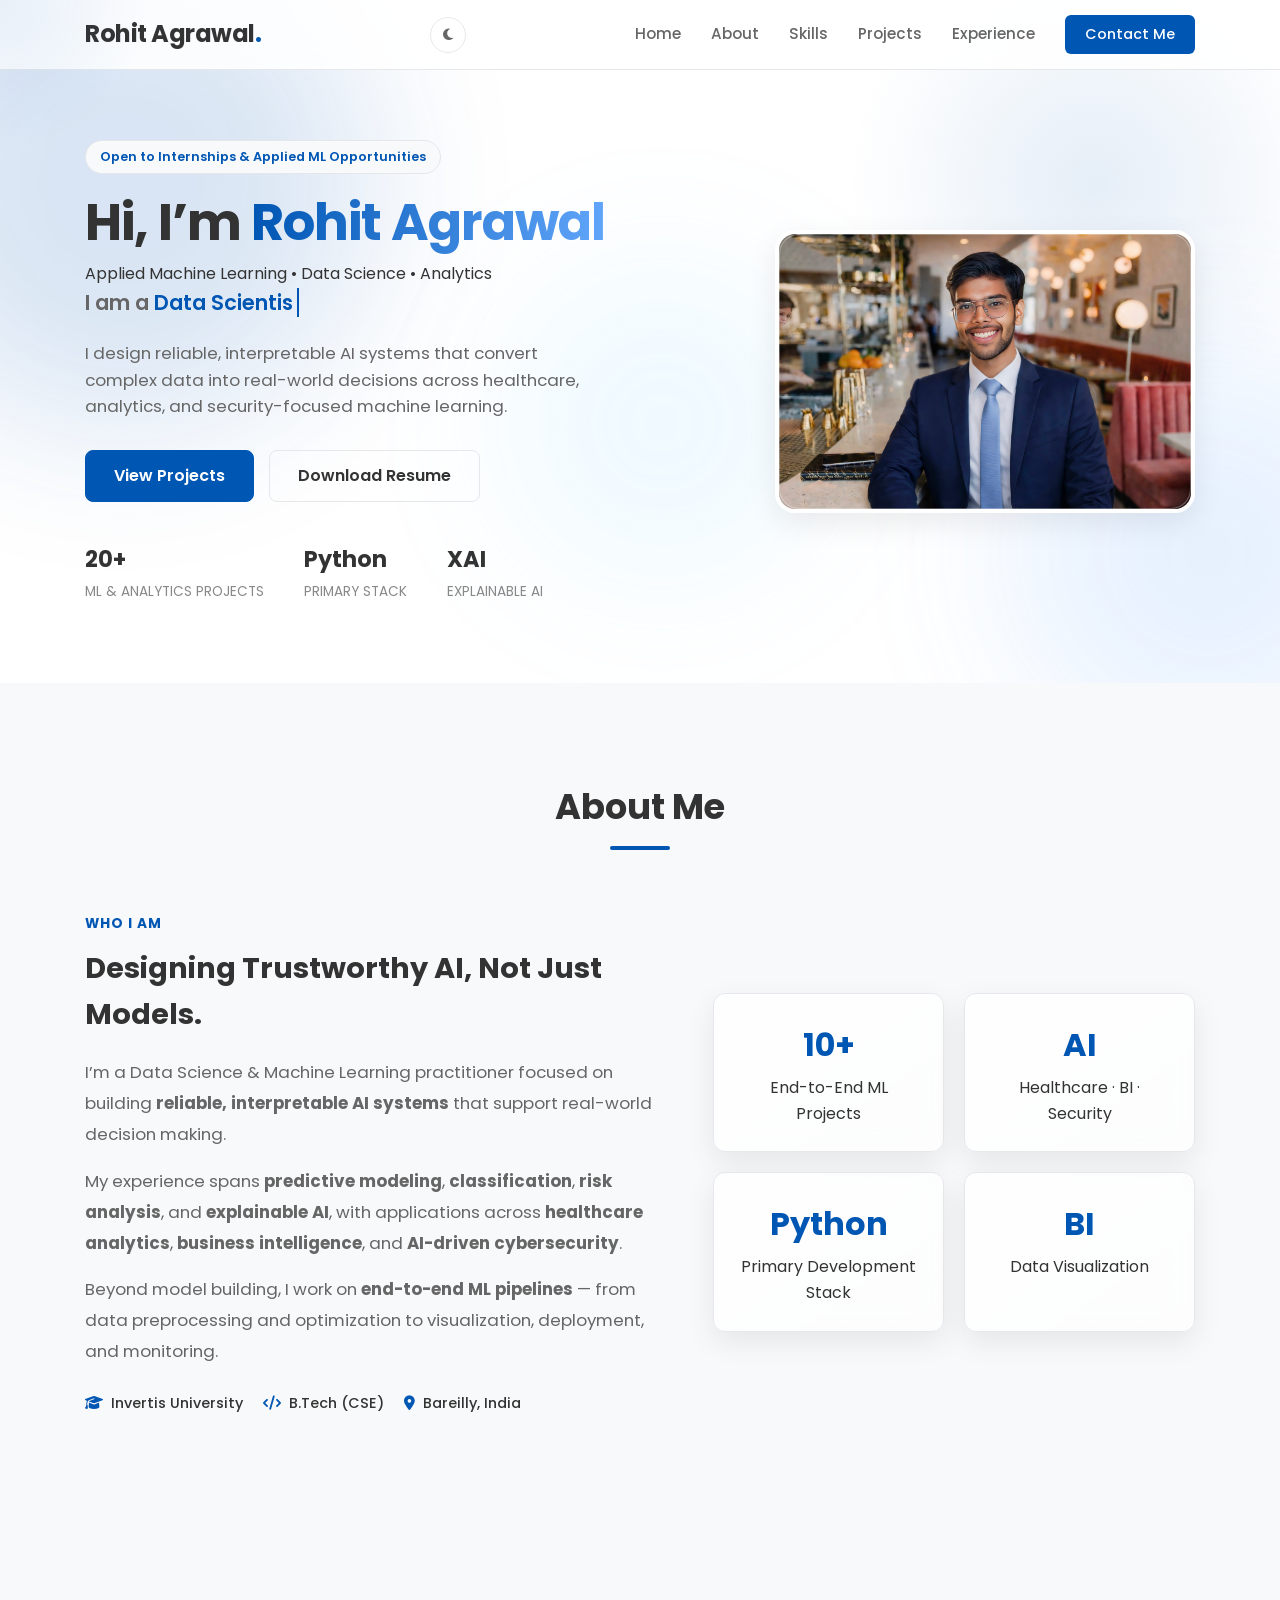
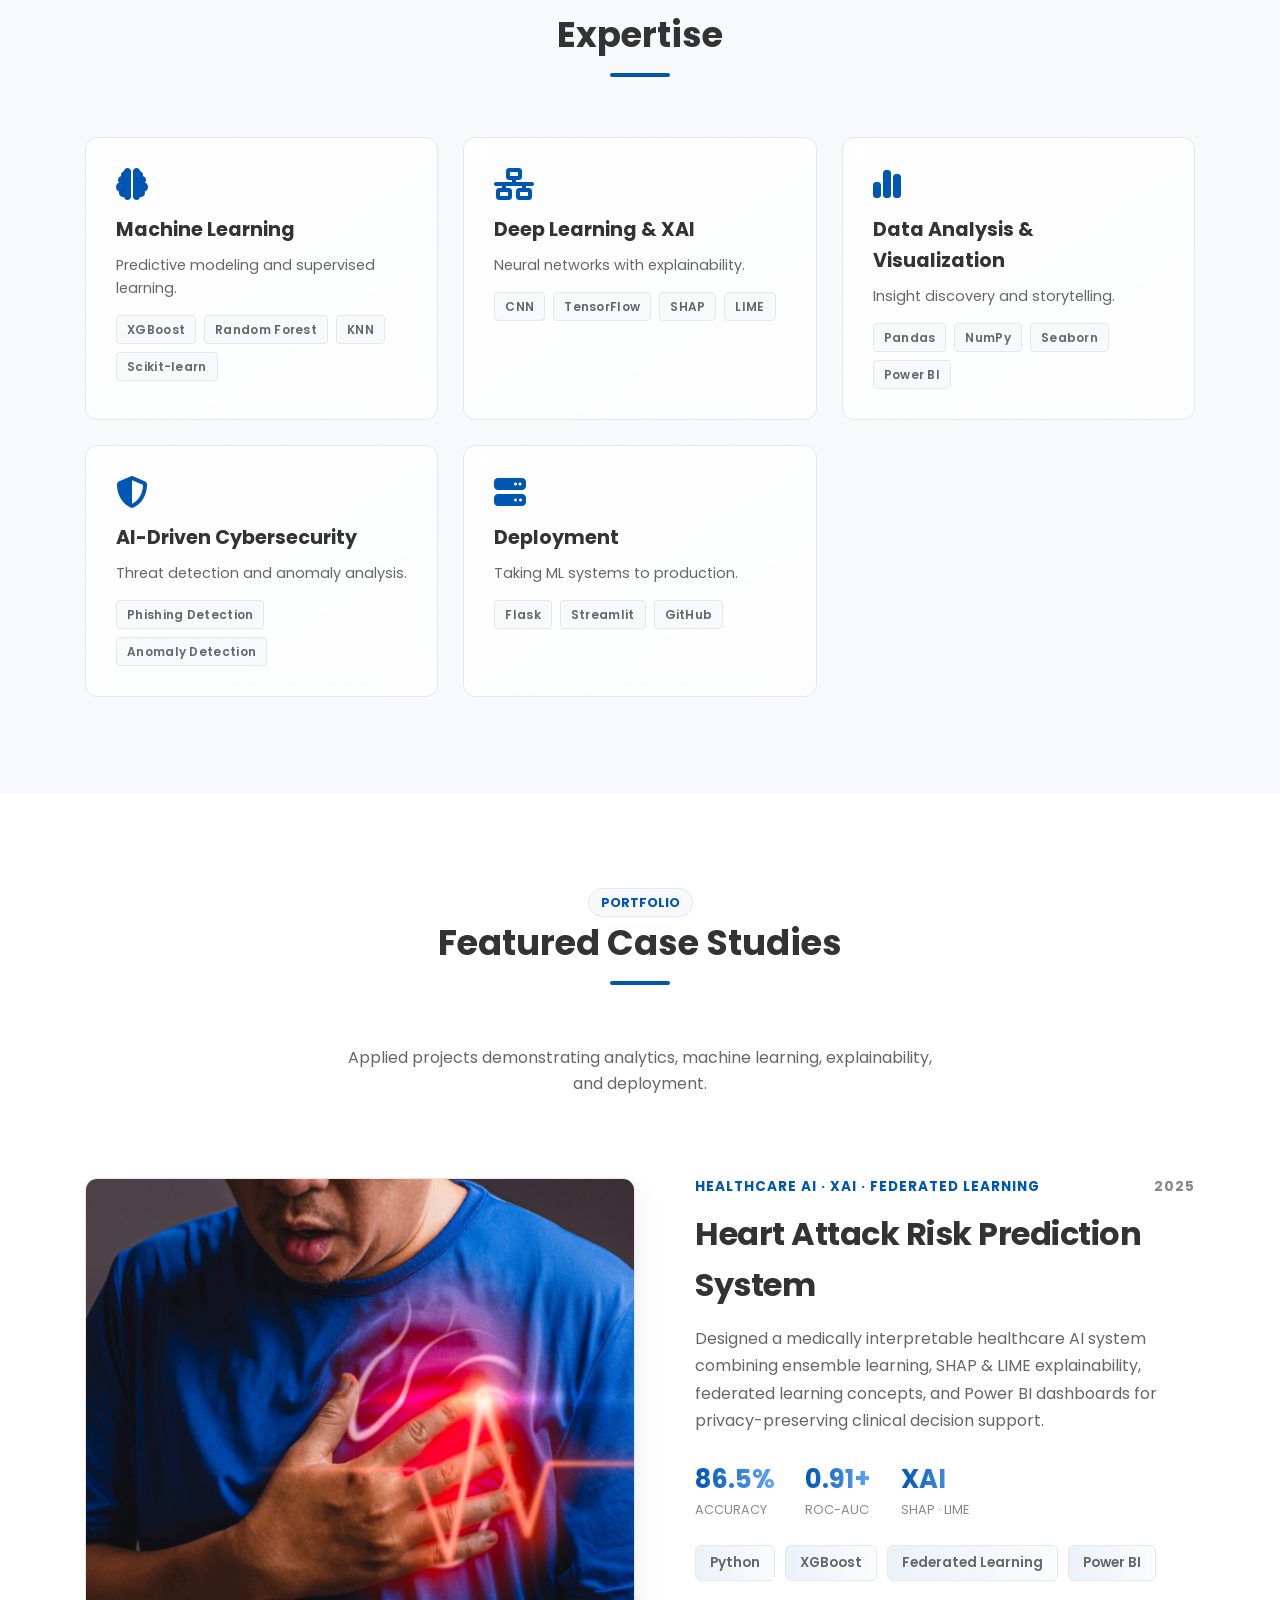
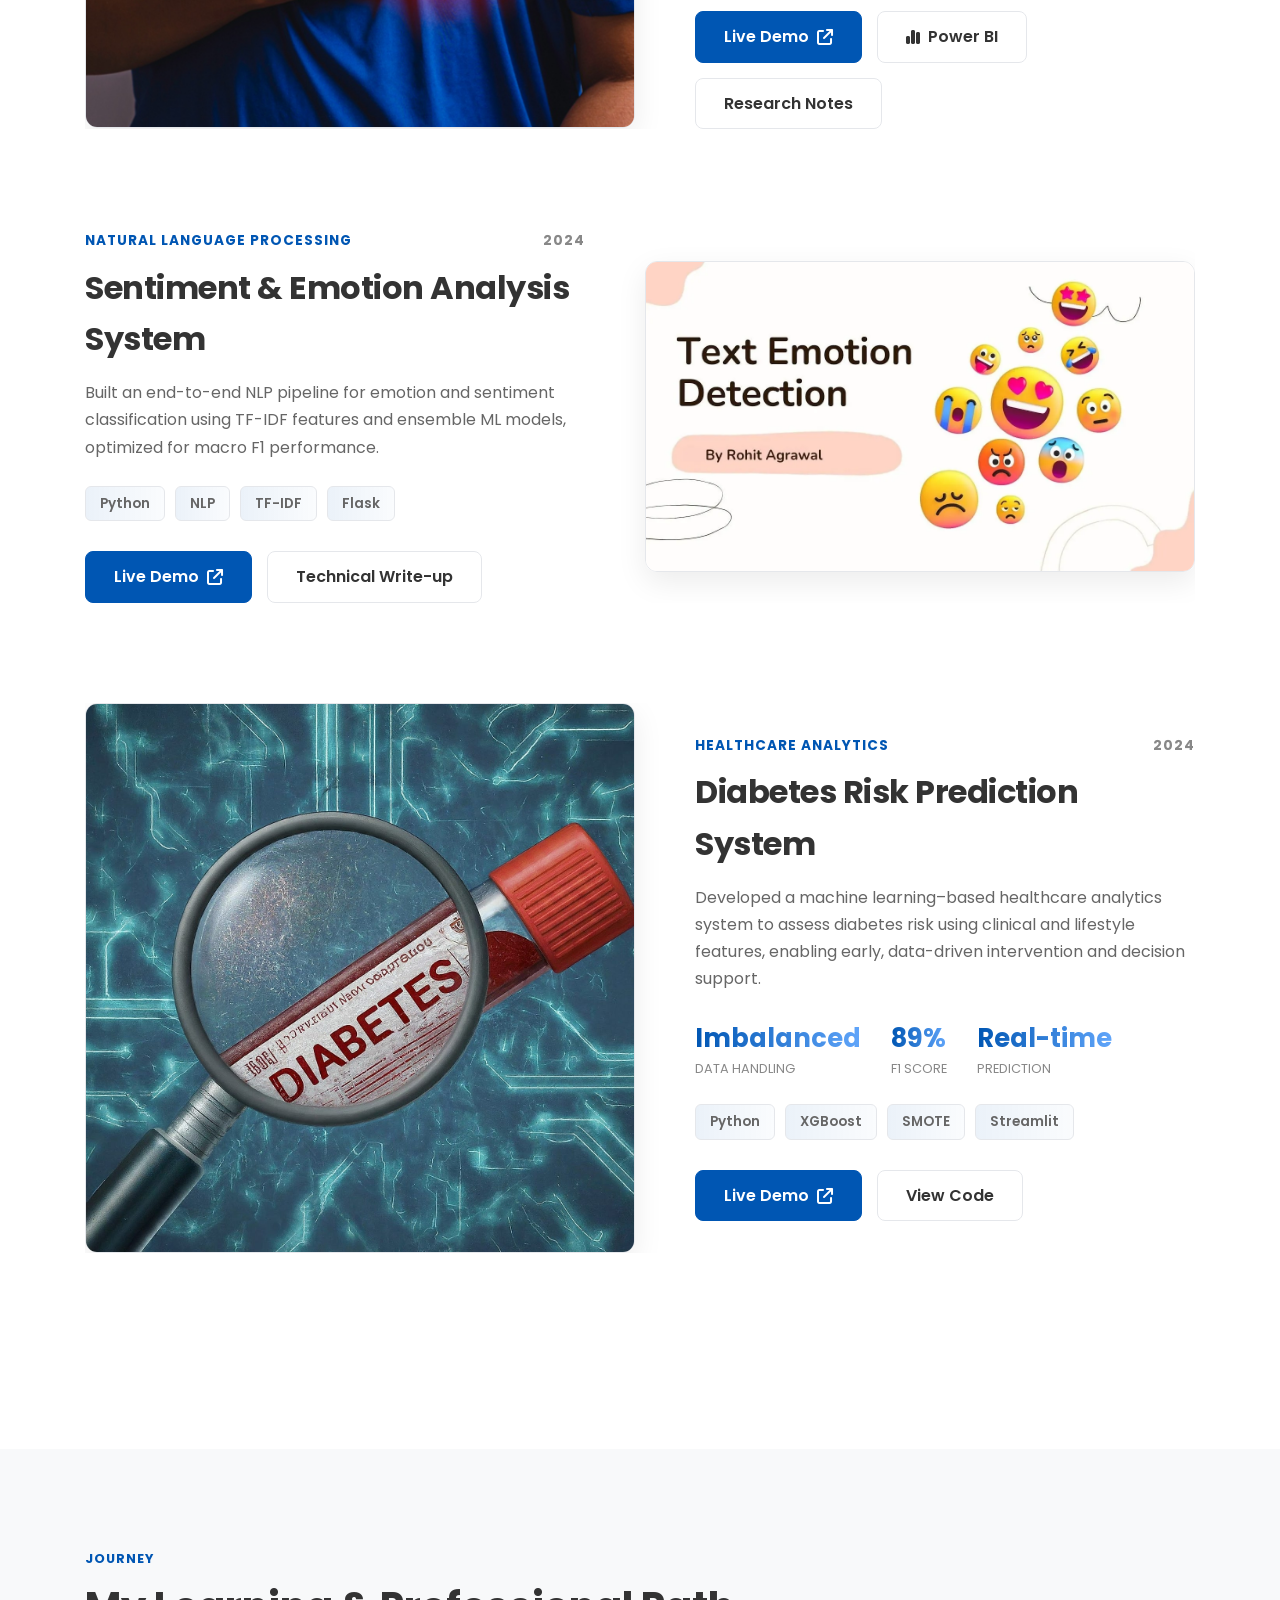
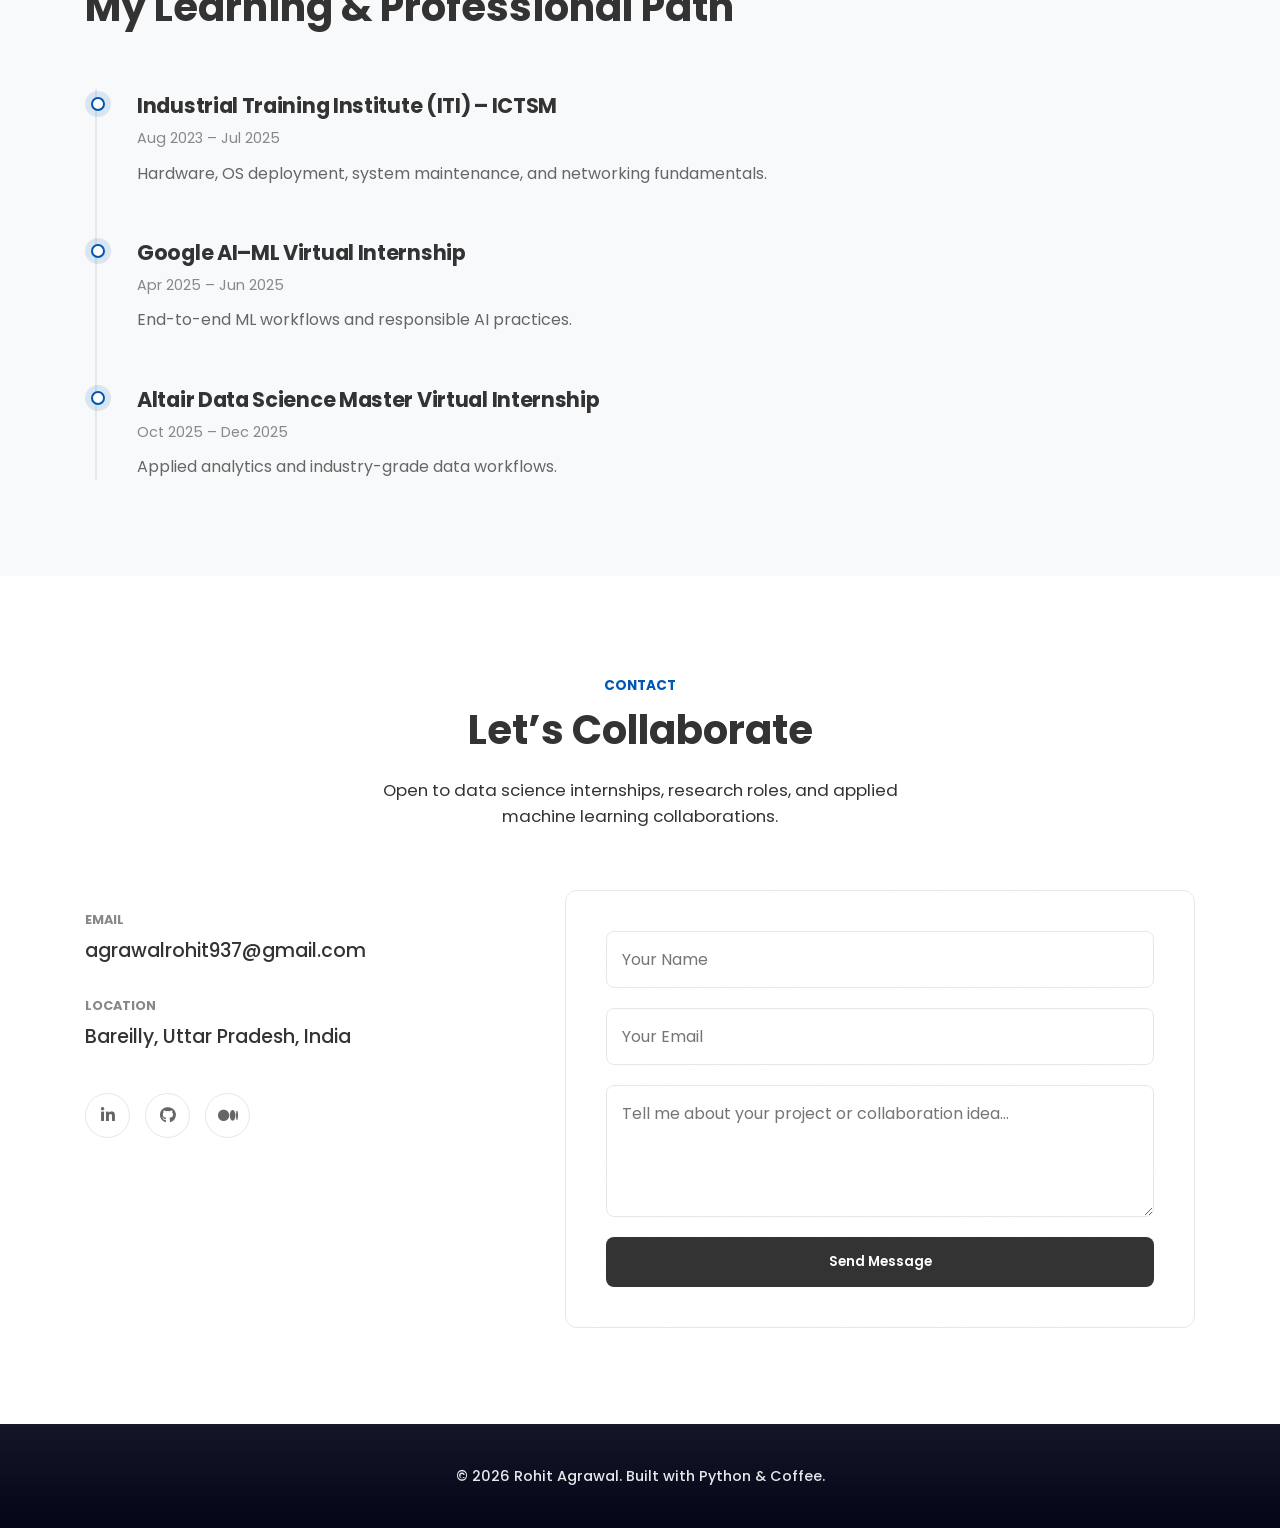
<file: static/index1.html>
<!DOCTYPE html>
<html lang="en">
<head>
  <meta charset="UTF-8">
  <meta name="viewport" content="width=device-width, initial-scale=1.0">
  <title>Rohit Agrawal | Data Scientist Portfolio</title>

  <link rel="stylesheet" href="https://cdnjs.cloudflare.com/ajax/libs/font-awesome/6.4.0/css/all.min.css">
  <link rel="stylesheet" href="style.css">
  <link rel="icon" href="favicon.ico">

  <link rel="preconnect" href="https://fonts.googleapis.com">
  <link rel="preconnect" href="https://fonts.gstatic.com" crossorigin>
  <link href="https://fonts.googleapis.com/css2?family=Poppins:wght@300;400;500;600;700&display=swap" rel="stylesheet">
</head>
<div class="page-loader">
  <span></span>
</div>
<body>
<div class="scroll-progress"></div>
<div class="cursor-glow"></div>

<!-- ================= HEADER ================= -->
<header class="header">
  <div class="container nav-container">
    <div class="logo">Rohit Agrawal<span class="dot">.</span></div>

    <div class="nav-controls">
      <button id="themeToggle" class="theme-btn" aria-label="Toggle Dark Mode">
        <i class="fa-solid fa-moon"></i>
      </button>
      <div class="hamburger">
        <i class="fa-solid fa-bars"></i>
      </div>
    </div>

    <nav class="navbar">
      <a href="#home">Home</a>
      <a href="#about">About</a>
      <a href="#skills">Skills</a>
      <a href="#projects">Projects</a>
      <a href="#experience">Experience</a>
      <a href="#contact" class="btn-contact">Contact Me</a>
    </nav>
  </div>
</header>

<!-- ================= HERO ================= -->
<section id="home" class="hero-section">
  <div class="background-blobs">
  <div class="blob blob-1"></div>
  <div class="blob blob-2"></div>
  <div class="blob blob-3"></div>
  </div>
  <div class="container hero-wrapper">

    <div class="hero-content fade-in-up">
      <span class="hero-badge">Open to Internships & Applied ML Opportunities</span>

      <h1 class="hero-title">
        Hi, I’m <span class="highlight">Rohit Agrawal</span>
      </h1>

      <p class="hero-tagline">
        Applied Machine Learning • Data Science • Analytics
      </p>

      <h2 class="hero-subtitle">
        I am a <span id="typing"></span>
      </h2>

      <p class="hero-description">
        I design reliable, interpretable AI systems that convert complex data into
        real-world decisions across healthcare, analytics, and security-focused
        machine learning.
      </p>

      <div class="hero-actions">
        <a href="#projects" class="btn btn-primary">View Projects</a>
        <a href="Resume.pdf" download class="btn btn-outline">Download Resume</a>
      </div>

      <div class="hero-metrics">
        <div>
          <strong>20+</strong>
          <span>ML & Analytics Projects</span>
        </div>
        <div>
          <strong>Python</strong>
          <span>Primary Stack</span>
        </div>
        <div>
          <strong>XAI</strong>
          <span>Explainable AI</span>
        </div>
      </div>
    </div>

    <div class="hero-visual fade-in-up delay-200">
      <div class="hero-image">
        <img src="rk2.png" alt="Rohit Agrawal Profile">
      </div>
    </div>

  </div>
</section>

<!-- ================= ABOUT ================= -->
<section id="about" class="about-section">
  <div class="container">

    <h2 class="section-title">About Me</h2>

    <div class="about-wrapper">

      <div class="about-text reveal">
        <span class="about-tag">Who I Am</span>
        <h3>Designing Trustworthy AI, Not Just Models.</h3>

        <p>
          I’m a Data Science & Machine Learning practitioner focused on building
          <strong>reliable, interpretable AI systems</strong> that support
          real-world decision making.
        </p>

        <p>
          My experience spans <strong>predictive modeling</strong>,
          <strong>classification</strong>, <strong>risk analysis</strong>, and
          <strong>explainable AI</strong>, with applications across
          <strong>healthcare analytics</strong>,
          <strong>business intelligence</strong>, and
          <strong>AI-driven cybersecurity</strong>.
        </p>

        <p>
          Beyond model building, I work on
          <strong>end-to-end ML pipelines</strong> —
          from data preprocessing and optimization to visualization,
          deployment, and monitoring.
        </p>

        <div class="about-meta">
          <div><i class="fa-solid fa-graduation-cap"></i> Invertis University</div>
          <div><i class="fa-solid fa-code"></i> B.Tech (CSE)</div>
          <div><i class="fa-solid fa-location-dot"></i> Bareilly, India</div>
        </div>
      </div>

      <div class="about-cards reveal">
        <div class="about-card">
          <h2>10+</h2>
          <p>End-to-End ML Projects</p>
        </div>
        <div class="about-card">
          <h2>AI</h2>
          <p>Healthcare · BI · Security</p>
        </div>
        <div class="about-card">
          <h2>Python</h2>
          <p>Primary Development Stack</p>
        </div>
        <div class="about-card">
          <h2>BI</h2>
          <p>Data Visualization</p>
        </div>
      </div>

    </div>
  </div>
</section>

<!-- ================= SKILLS ================= -->
<section id="skills" class="skills-section">
  <div class="container">
    <h2 class="section-title">Expertise</h2>

    <div class="grid-skills">

      <div class="skill-card-modern reveal">
        <i class="fa-solid fa-brain skill-icon"></i>
        <h3>Machine Learning</h3>
        <p>Predictive modeling and supervised learning.</p>
        <div class="mini-tags">
          <span>XGBoost</span><span>Random Forest</span>
          <span>KNN</span><span>Scikit-learn</span>
        </div>
      </div>

      <div class="skill-card-modern reveal">
        <i class="fa-solid fa-network-wired skill-icon"></i>
        <h3>Deep Learning & XAI</h3>
        <p>Neural networks with explainability.</p>
        <div class="mini-tags">
          <span>CNN</span><span>TensorFlow</span>
          <span>SHAP</span><span>LIME</span>
        </div>
      </div>

      <div class="skill-card-modern reveal">
        <i class="fa-solid fa-chart-simple skill-icon"></i>
        <h3>Data Analysis & Visualization</h3>
        <p>Insight discovery and storytelling.</p>
        <div class="mini-tags">
          <span>Pandas</span><span>NumPy</span>
          <span>Seaborn</span><span>Power BI</span>
        </div>
      </div>

      <div class="skill-card-modern reveal">
        <i class="fa-solid fa-shield-halved skill-icon"></i>
        <h3>AI-Driven Cybersecurity</h3>
        <p>Threat detection and anomaly analysis.</p>
        <div class="mini-tags">
          <span>Phishing Detection</span><span>Anomaly Detection</span>
        </div>
      </div>

      <div class="skill-card-modern reveal">
        <i class="fa-solid fa-server skill-icon"></i>
        <h3>Deployment</h3>
        <p>Taking ML systems to production.</p>
        <div class="mini-tags">
          <span>Flask</span><span>Streamlit</span><span>GitHub</span>
        </div>
      </div>

    </div>
  </div>
</section>

<!-- ================= PROJECTS ================= -->
<section id="projects" class="showcase-section">
  <div class="container">

    <div class="section-header">
      <span class="badge">PORTFOLIO</span>
      <h2 class="section-title">Featured Case Studies</h2>
      <p class="section-subtitle">
        Applied projects demonstrating analytics, machine learning,
        explainability, and deployment.
      </p>
    </div>

    <!-- PROJECT 1 -->
    <div class="project-showcase reveal">
      <div class="project-visual">
        <div class="browser-mockup">
          <img src="heart attack.png" alt="Heart Attack Prediction">
        </div>
      </div>

      <div class="project-info">
        <div class="project-meta">
          <span class="project-category">HEALTHCARE AI · XAI · FEDERATED LEARNING</span>
          <span class="project-year">2025</span>
        </div>

        <h3>Heart Attack Risk Prediction System</h3>

        <p class="project-desc">
          Designed a medically interpretable healthcare AI system combining
          ensemble learning, SHAP & LIME explainability,
          federated learning concepts, and Power BI dashboards
          for privacy-preserving clinical decision support.
        </p>

        <div class="project-highlights">
          <div><strong>86.5%</strong><span>Accuracy</span></div>
          <div><strong>0.91+</strong><span>ROC-AUC</span></div>
          <div><strong>XAI</strong><span>SHAP · LIME</span></div>
        </div>

        <div class="tech-stack-list">
          <span class="tech-tag">Python</span>
          <span class="tech-tag">XGBoost</span>
          <span class="tech-tag">Federated Learning</span>
          <span class="tech-tag">Power BI</span>
        </div>

        <!-- <div class="project-actions">
          <a href="https://heart-attack-prediction-ja41.onrender.com/" target="_blank" class="btn btn-primary">
            Live Demo <i class="fa-solid fa-arrow-up-right-from-square"></i>
          </a>
          <a href="#" class="btn btn-outline">Research Notes</a>
        </div> -->
        <div class="project-actions">
          <a href="https://heart-attack-prediction-ja41.onrender.com/" target="_blank" class="btn btn-primary">
            Live Demo <i class="fa-solid fa-arrow-up-right-from-square"></i>
          </a>
          
          <a href="https://app.powerbi.com/groups/me/reports/dac6db0c-0cf6-4740-8e84-f7b142178f71?pbi_source=desktop" target="_blank" class="btn btn-outline">
            <i class="fa-solid fa-chart-simple"></i> Power BI
          </a>

          <a href="https://medium.com/@agrawalrohit937/building-a-responsible-heart-attack-risk-prediction-system-using-ml-xai-federated-learning-4543996d16e8" class="btn btn-outline">Research Notes</a>
        </div>
      </div>
    </div>

    <!-- PROJECT 2 -->
    <div class="project-showcase reverse reveal">
      <div class="project-visual">
        <div class="browser-mockup">
          <img src="sentiment analysis.png" alt="Sentiment Analysis">
        </div>
      </div>

      <div class="project-info">
        <div class="project-meta">
          <span class="project-category">NATURAL LANGUAGE PROCESSING</span>
          <span class="project-year">2024</span>
        </div>

        <h3>Sentiment & Emotion Analysis System</h3>

        <p class="project-desc">
          Built an end-to-end NLP pipeline for emotion and sentiment classification
          using TF-IDF features and ensemble ML models,
          optimized for macro F1 performance.
        </p>

        <div class="tech-stack-list">
          <span class="tech-tag">Python</span>
          <span class="tech-tag">NLP</span>
          <span class="tech-tag">TF-IDF</span>
          <span class="tech-tag">Flask</span>
        </div>

        <div class="project-actions">
          <a href="https://sentiment-analysis-gkjy.onrender.com" target="_blank" class="btn btn-primary">
            Live Demo <i class="fa-solid fa-arrow-up-right-from-square"></i>
          </a>
          <a href="https://medium.com/@agrawalrohit937/from-text-to-emotion-how-i-built-an-advanced-sentiment-classifier-in-python-0162d4d97a94" class="btn btn-outline">Technical Write-up</a>
        </div>
      </div>
    </div>
      <div class="project-showcase reveal">
    <div class="project-visual">
      <div class="browser-mockup">
        <img src="diabetes.png" alt="Diabetes Risk Prediction">
      </div>
    </div>

    <div class="project-info">
      <div class="project-meta">
        <span class="project-category">HEALTHCARE ANALYTICS</span>
        <span class="project-year">2024</span>
      </div>

      <h3>Diabetes Risk Prediction System</h3>

      <p class="project-desc">
        Developed a machine learning–based healthcare analytics system
        to assess diabetes risk using clinical and lifestyle features,
        enabling early, data-driven intervention and decision support.
      </p>

      <div class="project-highlights">
        <div><strong>Imbalanced</strong><span>Data Handling</span></div>
        <div><strong>89%</strong><span>F1 Score</span></div>
        <div><strong>Real-time</strong><span>Prediction</span></div>
      </div>

      <div class="tech-stack-list">
        <span class="tech-tag">Python</span>
        <span class="tech-tag">XGBoost</span>
        <span class="tech-tag">SMOTE</span>
        <span class="tech-tag">Streamlit</span>
      </div>

      <div class="project-actions">
        <a href="https://diabetesprediction-iqwl.onrender.com/" target="_blank" class="btn btn-primary">
          Live Demo <i class="fa-solid fa-arrow-up-right-from-square"></i>
        </a>

        <a href="https://github.com/agrawalrohit937/DiabetesPrediction" class="btn btn-outline">View Code</a>
      </div>
    </div>
  </div>
  </div>

  <!-- PROJECT 3 -->

</section>

<!-- ================= EXPERIENCE ================= -->
<section id="experience" class="experience-vertical">
  <div class="container">
    <header class="experience-header">
      <span class="experience-pill">JOURNEY</span>
      <h2>My Learning & Professional Path</h2>
    </header>

    <div class="experience-list">

      <div class="experience-item reveal">
        <h3>Industrial Training Institute (ITI) – ICTSM</h3>
        <span class="experience-meta">Aug 2023 – Jul 2025</span>
        <p>Hardware, OS deployment, system maintenance, and networking fundamentals.</p>
      </div>

      <div class="experience-item reveal">
        <h3>Google AI–ML Virtual Internship</h3>
        <span class="experience-meta">Apr 2025 – Jun 2025</span>
        <p>End-to-end ML workflows and responsible AI practices.</p>
      </div>

      <div class="experience-item reveal">
        <h3>Altair Data Science Master Virtual Internship</h3>
        <span class="experience-meta">Oct 2025 – Dec 2025</span>
        <p>Applied analytics and industry-grade data workflows.</p>
      </div>

    </div>
  </div>
</section>

<!-- ================= CONTACT ================= -->
<section id="contact" class="contact-clean">
  <div class="container">

    <div class="contact-header">
      <span class="contact-pill">CONTACT</span>
      <h2>Let’s Collaborate</h2>
      <p>
        Open to data science internships, research roles,
        and applied machine learning collaborations.
      </p>
    </div>

    <div class="contact-layout reveal">

      <div class="contact-left">
        <div class="contact-block">
          <span class="label">Email</span>
          <a href="mailto:agrawalrohit937@gmail.com">agrawalrohit937@gmail.com</a>
        </div>

        <div class="contact-block">
          <span class="label">Location</span>
          <p>Bareilly, Uttar Pradesh, India</p>
        </div>

        <div class="social-links">
          <a href="https://www.linkedin.com/in/rohit-aggrawal"><i class="fa-brands fa-linkedin-in"></i></a>
          <a href="https://github.com/agrawalrohit937"><i class="fa-brands fa-github"></i></a>
          <a href="https://medium.com/@agrawalrohit937"><i class="fa-brands fa-medium"></i></a>
        </div>
      </div>

      <div class="contact-right">
        <form action="https://api.web3forms.com/submit" method="POST">
          <input type="hidden" name="access_key" value="76dd62e3-7868-4a17-8108-b66ca8f1d915">
          <input type="text" name="name" placeholder="Your Name" required>
          <input type="email" name="email" placeholder="Your Email" required>
          <textarea name="message" rows="4" placeholder="Tell me about your project or collaboration idea..." required></textarea>
          <button type="submit">Send Message</button>
        </form>
      </div>

    </div>
  </div>
</section>

<footer class="footer-clean">
  <p>© 2026 Rohit Agrawal. Built with Python & Coffee.</p>
</footer>

<script src="script.js"></script>
</body>
</html>
</file>
<file: static/style.css>
/* =========================================
   1. VARIABLES & RESET
   ========================================= */
:root {
  /* LIGHT MODE (Default) */
  --primary: #0056b3;
  --primary-dark: #003d80;
  --secondary: #60a5fa;
  
  --bg-body: #ffffff;
  --bg-soft: #f8f9fa;
  --bg-card: #ffffff;
  --bg-input: #ffffff;
  
  --text-main: #333333;
  --text-muted: #666666;
  --text-light: #888888;
  
  --border: #e5e7eb;
  --shadow: 0 10px 30px rgba(0,0,0,0.08);
  --shadow-hover: 0 20px 40px rgba(0,0,0,0.12);
  --nav-bg: rgba(255, 255, 255, 0.85);
}

/* DARK MODE OVERRIDES */
body.dark {
  --primary: #3b82f6; /* Lighter blue for dark mode */
  --primary-dark: #2563eb;
  
  --bg-body: #0b0f19;
  --bg-soft: #111827;
  --bg-card: #1f2937;
  --bg-input: #1f2937;
  
  --text-main: #f3f4f6;
  --text-muted: #d1d5db;
  --text-light: #9ca3af;
  
  --border: #374151;
  --shadow: 0 10px 30px rgba(0,0,0,0.3);
  --shadow-hover: 0 20px 40px rgba(0,0,0,0.5);
  --nav-bg: rgba(17, 24, 39, 0.85);
}

* { margin: 0; padding: 0; box-sizing: border-box; font-family: 'Poppins', sans-serif; }
html { scroll-behavior: smooth; }

body {
  background: var(--bg-body);
  color: var(--text-main);
  line-height: 1.6;
  transition: background 0.4s ease, color 0.4s ease;
  overflow-x: hidden;
}

.container { max-width: 1150px; margin: 0 auto; padding: 0 20px; }
a { text-decoration: none; color: inherit; transition: 0.3s; }
ul { list-style: none; }

/* =========================================
   2. HEADER & NAV
   ========================================= */
.header {
  position: fixed;
  top: 0; left: 0; width: 100%;
  height: 70px;
  background: var(--nav-bg);
  backdrop-filter: blur(12px);
  -webkit-backdrop-filter: blur(12px);
  border-bottom: 1px solid var(--border);
  z-index: 1000;
  transition: all 0.4s ease;
}

.nav-container {
  display: flex; justify-content: space-between; align-items: center; height: 100%;
}

.logo {
  font-size: 1.5rem; font-weight: 700; color: var(--text-main); letter-spacing: -0.5px;
}
.logo .dot { color: var(--primary); }

.navbar { display: flex; gap: 30px; align-items: center; }
.navbar a {
  font-size: 0.95rem; font-weight: 500; color: var(--text-muted);
}
.navbar a:hover { color: var(--primary); }

.btn-contact {
  padding: 8px 20px;
  background: var(--primary);
  color: #fff !important;
  border-radius: 6px;
  font-size: 0.9rem !important;
}
.btn-contact:hover { background: var(--primary-dark); }

/* Theme Toggle & Mobile Menu Controls */
.nav-controls { display: flex; align-items: center; gap: 15px; }
.theme-btn {
  background: transparent; border: 1px solid var(--border);
  color: var(--text-muted);
  width: 36px; height: 36px; border-radius: 50%;
  cursor: pointer; display: flex; align-items: center; justify-content: center;
  transition: 0.3s;
}
.theme-btn:hover { border-color: var(--primary); color: var(--primary); transform: rotate(15deg); }
.hamburger { display: none; font-size: 1.5rem; cursor: pointer; color: var(--text-main); }

/* =========================================
   3. HERO SECTION
   ========================================= */
.hero-section {
  padding: 140px 0 80px;
  background: var(--bg-body);
  position: relative;
  overflow: hidden;
}

/* Subtle background glow */
.hero-section::before {
  content: ''; position: absolute; top: -10%; right: -5%;
  width: 500px; height: 500px;
  background: radial-gradient(circle, rgba(0,86,179,0.1), transparent 70%);
  border-radius: 50%; z-index: 0; pointer-events: none;
}

.hero-wrapper {
  display: grid; grid-template-columns: 1.2fr 0.8fr;
  align-items: center; gap: 60px; position: relative; z-index: 1;
}

.hero-badge {
  display: inline-block; background: var(--bg-soft);
  color: var(--primary); padding: 6px 14px; border-radius: 50px;
  font-size: 0.8rem; font-weight: 600; margin-bottom: 20px;
  border: 1px solid var(--border);
}

.hero-title { font-size: 3.2rem; line-height: 1.1; margin-bottom: 10px; color: var(--text-main); }
.hero-title .highlight { color: var(--primary); }

.hero-subtitle { font-size: 1.3rem; color: var(--text-muted); margin-bottom: 20px; font-weight: 500; min-height: 1.6em; }
#typing { border-right: 2px solid var(--primary); padding-right: 4px; animation: blink 0.7s infinite; }

.hero-description { color: var(--text-muted); margin-bottom: 30px; max-width: 500px; font-size: 1.05rem; }

.hero-actions { display: flex; gap: 15px; margin-bottom: 40px; }
.hero-metrics { display: flex; gap: 40px; }
.hero-metrics strong { display: block; font-size: 1.4rem; color: var(--text-main); }
.hero-metrics span { font-size: 0.85rem; color: var(--text-light); text-transform: uppercase; }

.hero-image {
  border-radius: 20px; overflow: hidden;
  box-shadow: var(--shadow);
  border: 4px solid var(--bg-card);
  animation: float 6s ease-in-out infinite;
}
.hero-image img { width: 100%; display: block; transition: transform 0.5s; }
.hero-image:hover img { transform: scale(1.05); }

/* =========================================
   4. SHARED COMPONENTS (Buttons, Sections)
   ========================================= */
.btn {
  padding: 12px 28px; border-radius: 8px; font-weight: 600;
  display: inline-flex; align-items: center; gap: 8px;
  transition: transform 0.3s, box-shadow 0.3s;
}
.btn:hover { transform: translateY(-3px); box-shadow: var(--shadow-hover); }

.btn-primary { background: var(--primary); color: white; border: 1px solid var(--primary); }
.btn-primary:hover { background: var(--primary-dark); border-color: var(--primary-dark); }

.btn-outline { background: transparent; border: 1px solid var(--border); color: var(--text-main); }
.btn-outline:hover { border-color: var(--primary); color: var(--primary); }

.section-title { font-size: 2.2rem; text-align: center; margin-bottom: 60px; color: var(--text-main); position: relative; }
.section-title::after {
  content: ''; display: block; width: 60px; height: 4px;
  background: var(--primary); margin: 10px auto 0; border-radius: 2px;
}

/* =========================================
   5. ABOUT & SKILLS
   ========================================= */
.about-section, .skills-section { padding: 6rem 0; background: var(--bg-soft); }

.about-wrapper { display: grid; grid-template-columns: 1.2fr 1fr; gap: 50px; align-items: center; }
.about-tag { color: var(--primary); font-weight: 700; text-transform: uppercase; letter-spacing: 1px; font-size: 0.85rem; }
.about-text h3 { font-size: 1.8rem; margin: 10px 0 20px; color: var(--text-main); }
.about-text p { color: var(--text-muted); margin-bottom: 15px; }

.about-meta { display: flex; flex-wrap: wrap; gap: 20px; margin-top: 25px; }
.about-meta div { display: flex; align-items: center; gap: 8px; color: var(--text-main); font-size: 0.9rem; font-weight: 500; }
.about-meta i { color: var(--primary); }

.about-cards { display: grid; grid-template-columns: 1fr 1fr; gap: 20px; }
.about-card {
  background: var(--bg-card); padding: 25px; border-radius: 12px;
  text-align: center; border: 1px solid var(--border);
  box-shadow: var(--shadow); transition: 0.3s;
}
.about-card:hover { transform: translateY(-5px); border-color: var(--primary); }
.about-card h2 { color: var(--primary); font-size: 2rem; margin-bottom: 5px; }

/* Skills Grid */
.grid-skills { display: grid; grid-template-columns: repeat(auto-fit, minmax(260px, 1fr)); gap: 25px; }
.skill-card-modern {
  background: var(--bg-card); padding: 30px; border-radius: 12px;
  border: 1px solid var(--border); transition: 0.3s; position: relative; overflow: hidden;
}
.skill-card-modern::before {
  content: ''; position: absolute; top:0; left:0; width: 100%; height: 4px; background: var(--primary); opacity: 0; transition: 0.3s;
}
.skill-card-modern:hover { transform: translateY(-5px); box-shadow: var(--shadow-hover); }
.skill-card-modern:hover::before { opacity: 1; }

.skill-icon { font-size: 2rem; color: var(--primary); margin-bottom: 15px; }
.skill-card-modern h3 { font-size: 1.2rem; margin-bottom: 8px; color: var(--text-main); }
.skill-card-modern p { font-size: 0.9rem; color: var(--text-muted); margin-bottom: 15px; }

.mini-tags { display: flex; flex-wrap: wrap; gap: 8px; }
.mini-tags span {
  font-size: 0.75rem; background: var(--bg-soft); color: var(--text-muted);
  padding: 4px 10px; border-radius: 4px; border: 1px solid var(--border);
}

/* =========================================
   6. PROJECTS
   ========================================= */
.showcase-section { padding: 6rem 0; background: var(--bg-body); }
.section-header { text-align: center; margin-bottom: 80px; max-width: 600px; margin-left: auto; margin-right: auto; }
.badge { background: var(--bg-soft); color: var(--primary); padding: 5px 12px; border-radius: 20px; font-weight: 700; font-size: 0.8rem; border: 1px solid var(--border); }
.section-subtitle { color: var(--text-muted); margin-top: 15px; }

.project-showcase { display: flex; align-items: center; gap: 60px; margin-bottom: 100px; }
.project-showcase.reverse { flex-direction: row-reverse; }

.project-visual { flex: 1.1; }
.browser-mockup {
  border-radius: 12px; overflow: hidden; box-shadow: var(--shadow);
  border: 1px solid var(--border); background: var(--bg-card); transition: transform 0.4s;
}
.project-showcase:hover .browser-mockup { transform: translateY(-8px); }
.browser-mockup img { width: 100%; height: auto; display: block; }

.project-info { flex: 1; }
.project-meta { display: flex; justify-content: space-between; color: var(--text-light); font-size: 0.85rem; font-weight: 700; margin-bottom: 10px; letter-spacing: 1px; }
.project-category { color: var(--primary); }

.project-info h3 { font-size: 2rem; color: var(--text-main); margin-bottom: 15px; }
.project-desc { color: var(--text-muted); line-height: 1.7; margin-bottom: 25px; }

.project-highlights { display: flex; gap: 30px; margin-bottom: 25px; }
.project-highlights div { display: flex; flex-direction: column; }
.project-highlights strong { font-size: 1.4rem; color: var(--text-main); }
.project-highlights span { font-size: 0.8rem; color: var(--text-light); text-transform: uppercase; }

.tech-stack-list { display: flex; flex-wrap: wrap; gap: 10px; margin-bottom: 30px; }
.tech-tag { background: var(--bg-soft); padding: 6px 14px; border-radius: 6px; font-size: 0.85rem; color: var(--text-muted); border: 1px solid var(--border); font-weight: 500; }

.project-actions { display: flex; gap: 15px; }

/* =========================================
   7. EXPERIENCE
   ========================================= */
.experience-vertical { padding: 6rem 0; background: var(--bg-soft); }
.experience-header { text-align: left; margin-bottom: 50px; }
.experience-pill { color: var(--primary); font-weight: 700; letter-spacing: 1px; font-size: 0.8rem; }
.experience-header h2 { font-size: 2.5rem; color: var(--text-main); margin-top: 5px; }

.experience-list { border-left: 2px solid var(--border); padding-left: 30px; margin-left: 10px; }
.experience-item { position: relative; margin-bottom: 50px; }
.experience-item:last-child { margin-bottom: 0; }
.experience-item::before {
  content: ''; position: absolute; left: -36px; top: 8px; width: 10px; height: 10px;
  background: var(--bg-body); border: 2px solid var(--primary); border-radius: 50%;
}
.experience-item h3 { font-size: 1.3rem; color: var(--text-main); margin-bottom: 5px; }
.experience-meta { display: block; font-size: 0.9rem; color: var(--text-light); margin-bottom: 10px; }
.experience-item p { color: var(--text-muted); }

/* =========================================
   8. CONTACT & FOOTER
   ========================================= */
.contact-clean { padding: 6rem 0; background: var(--bg-body); }
.contact-header { text-align: center; margin-bottom: 60px; }
.contact-header h2 { color: var(--text-main); font-size: 2.5rem; }
.contact-pill { color: var(--primary); font-weight: 700; font-size: 0.85rem; }

.contact-layout { display: grid; grid-template-columns: 1fr 1.5fr; gap: 60px; }
.contact-left { padding-top: 20px; }
.contact-block { margin-bottom: 30px; }
.contact-block .label { display: block; font-size: 0.8rem; color: var(--text-light); font-weight: 700; text-transform: uppercase; margin-bottom: 5px; }
.contact-block a, .contact-block p { font-size: 1.2rem; color: var(--text-main); font-weight: 500; }
.social-links { display: flex; gap: 15px; margin-top: 40px; }
.social-links a {
  width: 45px; height: 45px; border: 1px solid var(--border); border-radius: 50%;
  display: flex; align-items: center; justify-content: center; color: var(--text-muted);
}
.social-links a:hover { background: var(--primary); color: white; border-color: var(--primary); }

.contact-right form { display: grid; gap: 20px; background: var(--bg-soft); padding: 40px; border-radius: 12px; border: 1px solid var(--border); }
.contact-right input, .contact-right textarea {
  width: 100%; padding: 15px; background: var(--bg-input); border: 1px solid var(--border);
  border-radius: 8px; font-size: 1rem; color: var(--text-main); outline: none; transition: 0.3s;
}
.contact-right input:focus, .contact-right textarea:focus { border-color: var(--primary); box-shadow: 0 0 0 3px rgba(0,86,179,0.1); }
.contact-right button {
  padding: 15px; background: var(--text-main); color: var(--bg-body); border: none;
  font-weight: 600; border-radius: 8px; cursor: pointer; transition: 0.3s;
}
.contact-right button:hover { background: var(--primary); color: white; }

.footer-clean { text-align: center; padding: 40px 0; border-top: 1px solid var(--border); background: var(--bg-body); color: var(--text-light); font-size: 0.9rem; }

/* =========================================
   9. ANIMATIONS & RESPONSIVE
   ========================================= */
@keyframes blink { 0%, 100% { opacity: 1; border-color: var(--primary); } 50% { opacity: 1; border-color: transparent; } }
@keyframes float { 0%, 100% { transform: translateY(0); } 50% { transform: translateY(-10px); } }

.cursor-glow {
  position: fixed; width: 300px; height: 300px; border-radius: 50%;
  background: radial-gradient(circle, rgba(0,86,179,0.08), transparent 70%);
  pointer-events: none; transform: translate(-50%, -50%); z-index: 9999;
}
/* 
.reveal { opacity: 0; transform: translateY(30px); transition: 0.8s ease; }
.reveal.reveal-active { opacity: 1; transform: translateY(0); } */

/* Mobile CSS */
@media (max-width: 768px) {
  .hero-wrapper, .about-wrapper, .project-showcase, .project-showcase.reverse, .contact-layout {
    grid-template-columns: 1fr; gap: 40px; text-align: center;
  }
  .hero-title { font-size: 2.5rem; }
  .hero-actions, .hero-metrics, .about-meta { justify-content: center; }
  .experience-list { margin-left: 0; }
  .navbar {
    display: none; position: absolute; top: 70px; left: 0; width: 100%;
    background: var(--bg-card); flex-direction: column; padding: 20px;
    box-shadow: var(--shadow); border-bottom: 1px solid var(--border);
  }
  .navbar.nav-open { display: flex; }
  .hamburger { display: block; }
  .project-visual { order: -1; } /* Image always on top in mobile */
}

.about-card,
.skill-card-modern,
.browser-mockup,
.contact-right form {
  backdrop-filter: blur(14px);
  background: linear-gradient(
    145deg,
    rgba(255,255,255,0.85),
    rgba(255,255,255,0.65)
  );
}

body.dark .about-card,
body.dark .skill-card-modern,
body.dark .browser-mockup,
body.dark .contact-right form {
  background: linear-gradient(
    145deg,
    rgba(31,41,55,0.9),
    rgba(17,24,39,0.85)
  );
}
.btn-primary {
  position: relative;
  overflow: hidden;
}

.btn-primary::after {
  content: '';
  position: absolute;
  inset: 0;
  background: radial-gradient(circle at top left, rgba(255,255,255,0.25), transparent 60%);
  opacity: 0;
  transition: 0.4s;
}

.btn-primary:hover::after {
  opacity: 1;
}
.skill-card-modern:hover {
  transform: translateY(-8px) scale(1.02);
}



/* .reveal {
  opacity: 0;
  transform: translateY(40px) scale(0.97);
  transition: 0.9s cubic-bezier(0.22, 1, 0.36, 1);
}

.reveal.reveal-active {
  opacity: 1;
  transform: translateY(0) scale(1);
} */

.reveal {
  opacity: 0;
  transform: translateY(50px);
  transition: 0.9s cubic-bezier(0.22, 1, 0.36, 1);
}

.reveal.reveal-active {
  opacity: 1;
  transform: translateY(0);
}


.hero-metrics div {
  transition: transform 0.3s ease;
}

.hero-metrics div:hover {
  transform: translateY(-4px);
}
.project-info h3 {
  letter-spacing: -0.5px;
}
.tech-tag {
  background: linear-gradient(
    to right,
    rgba(0,86,179,0.08),
    rgba(0,86,179,0.02)
  );
  font-weight: 600;
}
.experience-item::before {
  box-shadow: 0 0 0 6px rgba(0,86,179,0.12);
}

body {
  background-image:
    radial-gradient(circle at 10% 10%, rgba(0,86,179,0.03), transparent 40%),
    radial-gradient(circle at 90% 30%, rgba(96,165,250,0.03), transparent 40%);
}
.hero-title {
  letter-spacing: -1px;
}

.hero-title .highlight {
  background: linear-gradient(90deg, var(--primary), var(--secondary));
  -webkit-background-clip: text;
  -webkit-text-fill-color: transparent;
}
.hero-subtitle {
  font-weight: 600;
}

#typing {
  color: var(--primary);
}
.hero-image {
  position: relative;
}

.hero-image::after {
  content: '';
  position: absolute;
  inset: 0;
  border-radius: 20px;
  box-shadow:
    inset 0 0 0 1px rgba(255,255,255,0.3),
    0 30px 60px rgba(0,0,0,0.15);
  pointer-events: none;
}
.about-text p {
  font-size: 1.05rem;
  line-height: 1.85;
}
.about-card {
  position: relative;
  overflow: hidden;
}

.about-card::after {
  content: '';
  position: absolute;
  inset: 0;
  background: linear-gradient(
    120deg,
    transparent,
    rgba(0,86,179,0.08),
    transparent
  );
  opacity: 0;
  transition: 0.4s;
}

.about-card:hover::after {
  opacity: 1;
}
.skill-card-modern:hover .skill-icon {
  transform: scale(1.15) rotate(-5deg);
  transition: 0.3s ease;
}
.mini-tags span {
  font-weight: 600;
  letter-spacing: 0.3px;
}
.project-showcase {
  transition: transform 0.4s ease;
}

.project-showcase:hover {
  transform: translateY(-10px);
}
.browser-mockup::after {
  content: '';
  position: absolute;
  inset: 0;
  box-shadow: 0 0 0 1px rgba(0,86,179,0.15);
  pointer-events: none;
}
.project-highlights strong {
  font-size: 1.6rem;
  background: linear-gradient(90deg, var(--primary), var(--secondary));
  -webkit-background-clip: text;
  -webkit-text-fill-color: transparent;
}
.experience-item h3 {
  letter-spacing: -0.3px;
}

.experience-item {
  padding-left: 10px;
}
.contact-header p {
  max-width: 520px;
  margin: 15px auto 0;
  font-size: 1.05rem;
}
::selection {
  background: var(--primary);
  color: white;
}

.social-links a {
  transition: transform 0.3s ease, box-shadow 0.3s ease;
}

.social-links a:hover {
  transform: translateY(-5px);
  box-shadow: var(--shadow-hover);
}

.page-loader {
  position: fixed;
  inset: 0;
  background: var(--bg-body);
  display: flex;
  align-items: center;
  justify-content: center;
  z-index: 99999;
  animation: fadeOut 0.8s ease forwards;
  animation-delay: 0.8s;
}

.page-loader span {
  width: 60px;
  height: 60px;
  border: 4px solid var(--border);
  border-top-color: var(--primary);
  border-radius: 50%;
  animation: spin 1s linear infinite;
}

@keyframes spin {
  to { transform: rotate(360deg); }
}

@keyframes fadeOut {
  to { opacity: 0; pointer-events: none; }
}
section {
  position: relative;
}

section::after {
  content: '';
  position: absolute;
  bottom: -60px;
  left: 0;
  width: 100%;
  height: 60px;
  background: linear-gradient(
    to bottom,
    transparent,
    var(--bg-soft)
  );
}
.project-showcase {
  will-change: transform;
}

.project-showcase:hover .project-info {
  transform: translateX(6px);
  transition: 0.4s ease;
}

/* ===========================
   MOBILE FIXES (CRITICAL)
=========================== */
@media (max-width: 768px) {

  /* EXPERIENCE FIXES */
  .experience-header h2 {
    font-size: 1.8rem;
  }

  .experience-list {
    padding-left: 15px; /* This was already there */
  }

  /* ADD THIS NEW BLOCK BELOW */
  .experience-item::before {
    left: -22px; 
  }

  /* Disable desktop-only effects */
  .cursor-glow {
    display: none;
  }

  .hero-image,
  .project-showcase,
  .btn {
    transform: none !important;
  }

  /* HERO SECTION */
  .hero-section {
    padding: 110px 0 60px;
  }

  .hero-wrapper {
    grid-template-columns: 1fr;
    text-align: center;
  }

  .hero-title {
    font-size: 2.2rem;
    line-height: 1.2;
  }

  .hero-subtitle {
    font-size: 1.1rem;
  }

  .hero-description {
    font-size: 0.95rem;
    margin: 0 auto 25px;
  }

  .hero-actions {
    flex-direction: column;
    gap: 12px;
  }

  .hero-actions .btn {
    width: 100%;
    justify-content: center;
  }

  .hero-metrics {
    flex-direction: column;
    gap: 15px;
  }

  /* ABOUT */
  .about-wrapper {
    grid-template-columns: 1fr;
    gap: 40px;
    text-align: center;
  }

  .about-text h3 {
    font-size: 1.4rem;
  }

  .about-cards {
    grid-template-columns: 1fr;
  }

  /* SKILLS */
  .grid-skills {
    grid-template-columns: 1fr;
  }

  .skill-card-modern {
    padding: 22px;
  }

  /* PROJECTS */
  .project-showcase,
  .project-showcase.reverse {
    flex-direction: column;
    gap: 35px;
    margin-bottom: 70px;
  }

  .project-info h3 {
    font-size: 1.4rem;
    text-align: center;
  }

  .project-desc {
    font-size: 0.95rem;
    text-align: center;
  }

  .project-highlights {
    justify-content: center;
    flex-wrap: wrap;
    gap: 15px;
  }

  .project-actions {
    flex-direction: column;
  }

  .project-actions .btn {
    width: 100%;
    justify-content: center;
  }

  /* EXPERIENCE */
  .experience-header h2 {
    font-size: 1.8rem;
  }

  .experience-list {
    padding-left: 15px;
  }

  /* CONTACT */
  .contact-layout {
    grid-template-columns: 1fr;
    gap: 40px;
  }

  .contact-right form {
    padding: 25px;
  }

  .contact-block a,
  .contact-block p {
    font-size: 1rem;
  }

  /* Disable reveal motion (prevents overlap) */
  .reveal {
    opacity: 1 !important;
    transform: none !important;
  }
}


.scroll-progress {
  position: fixed;
  top: 0;
  left: 0;
  width: 0%;
  height: 3px;
  background: linear-gradient(90deg, var(--primary), var(--secondary));
  z-index: 10000;
  transition: width 0.1s ease-out;
  box-shadow: 0 0 10px var(--primary);
}

/* Container for blobs */
.hero-section {
  position: relative;
  overflow: hidden; /* Important so blobs don't cause scrollbars */
}

.blob {
  position: absolute;
  border-radius: 50%;
  filter: blur(80px); /* This creates the soft glow */
  opacity: 0.6;
  z-index: 0; /* Behind content */
  animation: blob-bounce 10s infinite ease-in-out alternate;
}

.blob-1 {
  top: -10%;
  left: -10%;
  width: 500px;
  height: 500px;
  background: rgba(0, 86, 179, 0.25); /* Primary Color Low Opacity */
}

.blob-2 {
  bottom: -10%;
  right: -10%;
  width: 400px;
  height: 400px;
  background: rgba(96, 165, 250, 0.25); /* Secondary Color */
  animation-delay: -2s;
}

.blob-3 {
  top: 40%;
  left: 40%;
  width: 300px;
  height: 300px;
  background: rgba(100, 200, 255, 0.2);
  animation-delay: -4s;
}

@keyframes blob-bounce {
  0% { transform: translate(0, 0) scale(1); }
  100% { transform: translate(40px, -40px) scale(1.1); }
}

/* Hide on mobile to save battery */
@media (max-width: 768px) {
  .blob { display: none; }
}

.skill-card-modern, .project-showcase {
  position: relative;
  overflow: hidden; /* Keeps the light inside the card */
}

/* The light beam */
.skill-card-modern::after, .project-showcase::after {
  content: '';
  position: absolute;
  top: 0;
  left: -100%;
  width: 50%;
  height: 100%;
  background: linear-gradient(
    to right,
    transparent,
    rgba(255, 255, 255, 0.3), /* The shine color */
    transparent
  );
  transform: skewX(-25deg);
  transition: 0.5s;
  pointer-events: none;
}

/* Trigger on hover */
.skill-card-modern:hover::after, .project-showcase:hover::after {
  left: 100%;
  transition: 0.7s ease-in-out;
}

.project-actions {
  display: flex;
  gap: 15px;
  flex-wrap: wrap; /* Add this so 3 buttons don't break the layout */
}

footer::after {
  display: none !important;
}

.footer-clean {
  position: relative;
  z-index: 5;
  background: var(--bg-body);
  color: var(--text-main);
}
.footer-clean p {
  opacity: 1;
  font-weight: 500;
}
.footer-clean {
  background: linear-gradient(to top, #020617, #020617ee);
  color: #e5e7eb;
  border-top: 1px solid rgba(255,255,255,0.08);
  position: relative;
  z-index: 5;
}
</file>
